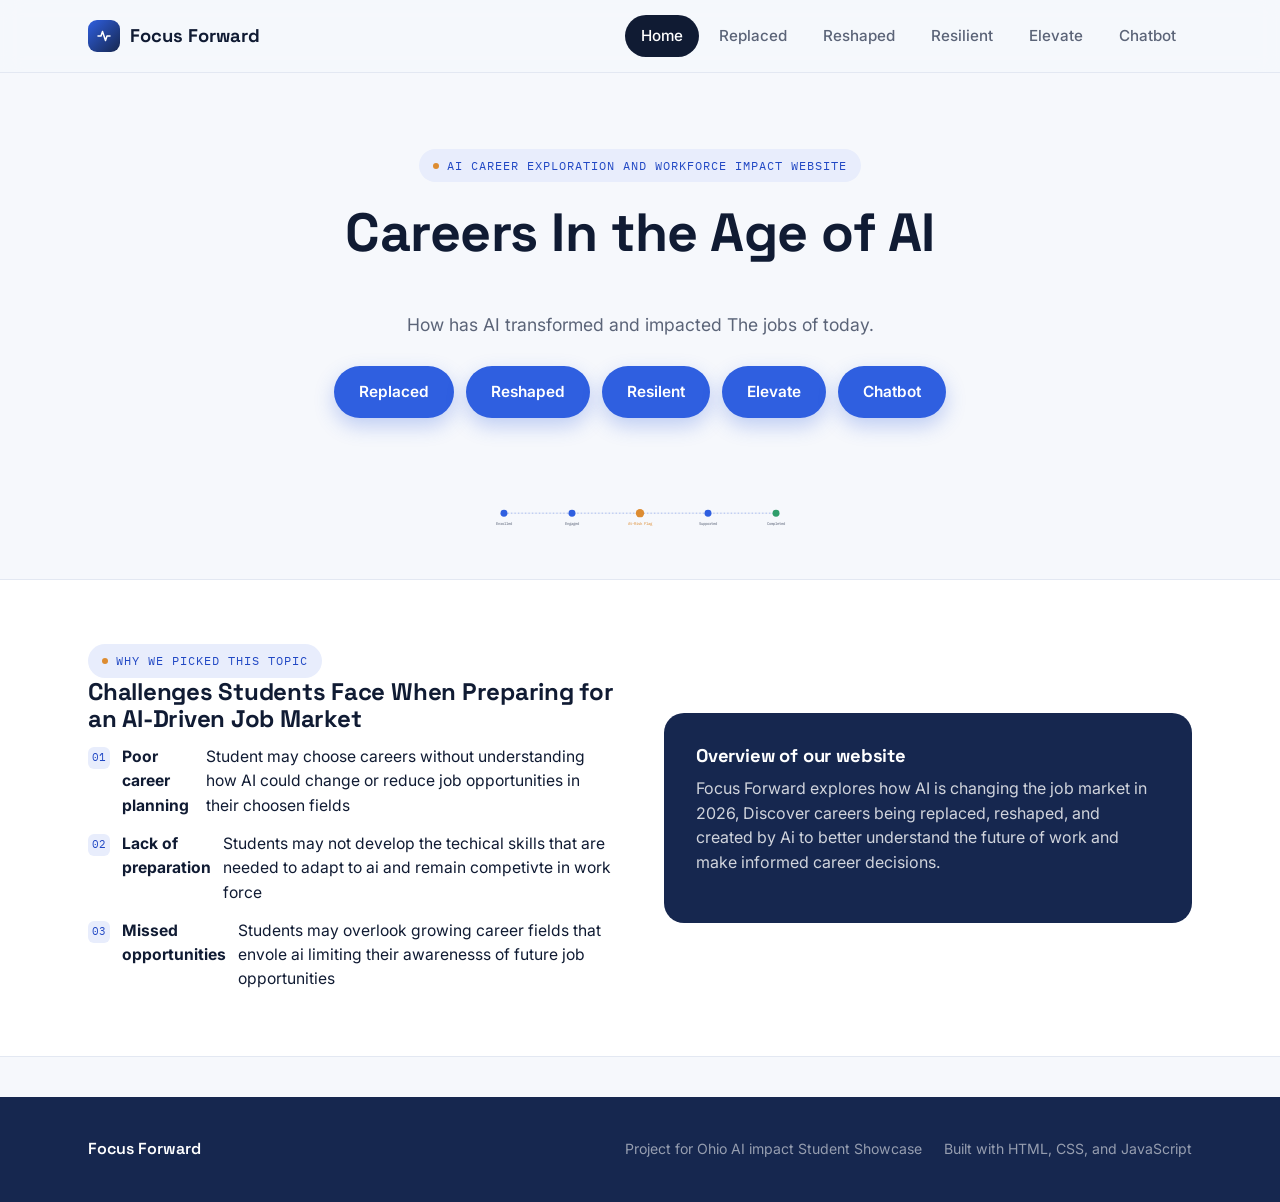
<file: index.html>
<!DOCTYPE html>
<html lang="en">
<head>
  <meta charset="UTF-8" />
  <meta name="viewport" content="width=device-width, initial-scale=1.0" />
  <title>Focus Forward!</title>
  <meta name="description" content="AI-powered retention analysis for TECH CORPS staff, coordinators, and mentors." />
  <link rel="stylesheet" href="style.css" />
</head>
<body>

  <!-- ============================== NAVIGATION ============================== -->
  <header class="site-nav">
    <div class="container">
      <a href="index.html" class="nav-brand">
        <span class="brand-mark">
          <svg viewBox="0 0 24 24" fill="none" xmlns="http://www.w3.org/2000/svg">
            <path d="M4 12h4l2-6 4 12 2-6h4" stroke="white" stroke-width="2" stroke-linecap="round" stroke-linejoin="round"/>
          </svg>
        </span>
        Focus Forward
      </a>
      <nav>
        <ul class="nav-links">
          <li><a href="index.html">Home</a></li>
          <li><a href="Replaced.html">Replaced</a></li>
          <li><a href="dashboard.html">Reshaped</a></li>
          <li><a href="about.html">Resilient</a></li>
          <li><a href="elevate.html">Elevate</a></li>
          <li><a href="chatbot.html">Chatbot</a></li>
        </ul>
      </nav>
      <button class="nav-toggle" aria-label="Toggle navigation" aria-expanded="false">
        <span></span>
      </button>
    </div>
  </header>

  <!-- ============================== HERO ============================== -->
  <section class="hero">
    <div class="container">
      <span class="eyebrow"><span class="dot"></span> Ai Career Exploration and Workforce Impact Website </span>
      <h1>Careers In the Age of AI</h1>
      <p class="lede">How has AI transformed and impacted The jobs of today.</p>
      <div class="hero-actions">
        <a href="Replaced.html" class="btn btn-primary">Replaced</a>
        <a href="dashboard.html" class="btn btn-primary">Reshaped</a>
        <a href="about.html" class="btn btn-primary">Resilent</a>
        <a href="elevate.html" class="btn btn-primary">Elevate</a>
        <a href="chatbot.html" class="btn btn-primary">Chatbot</a>
      </div>

      <!-- Signature visual: a student's path through the program. This
           same "pathway" idea reappears as a quiet divider on the other
           pages, so the retention story threads through the whole site. -->
      <div class="pathway">
        <svg viewBox="0 0 860 130" xmlns="http://www.w3.org/2000/svg" role="img" aria-label="Student journey from enrollment to program completion, with an at-risk stage flagged">
          <line x1="40" y1="55" x2="820" y2="55" stroke="var(--color-line)" stroke-width="2"/>
          <line x1="40" y1="55" x2="820" y2="55" stroke="var(--color-blue)" stroke-width="2" stroke-dasharray="4 6" opacity="0.5"/>

          <g>
            <circle cx="40" cy="55" r="10" style="fill:var(--color-blue)"/>
            <text x="40" y="90" text-anchor="middle" style="font-family:var(--font-mono); font-size:12px; fill:var(--color-slate)">Enrolled</text>
          </g>
          <g>
            <circle cx="235" cy="55" r="10" style="fill:var(--color-blue)"/>
            <text x="235" y="90" text-anchor="middle" style="font-family:var(--font-mono); font-size:12px; fill:var(--color-slate)">Engaged</text>
          </g>
          <g>
            <circle cx="430" cy="55" r="12" style="fill:var(--color-amber)"/>
            <text x="430" y="90" text-anchor="middle" style="font-family:var(--font-mono); font-size:12px; fill:var(--color-amber)">At-Risk Flag</text>
          </g>
          <g>
            <circle cx="625" cy="55" r="10" style="fill:var(--color-blue)"/>
            <text x="625" y="90" text-anchor="middle" style="font-family:var(--font-mono); font-size:12px; fill:var(--color-slate)">Supported</text>
          </g>
          <g>
            <circle cx="820" cy="55" r="10" style="fill:var(--color-green)"/>
            <text x="820" y="90" text-anchor="middle" style="font-family:var(--font-mono); font-size:12px; fill:var(--color-slate)">Completed</text>
          </g>
        </svg>
      </div>
    </div>
  </section>

  <!-- ============================== PROBLEM ============================== -->
  <section class="problem">
    <div class="container problem-grid">
      <div>
        <span class="eyebrow"><span class="dot"></span>Why we picked this Topic</span>
        <h2> Challenges Students Face When Preparing for an AI-Driven Job Market </h2>
        <ul class="problem-list">
          <li><span class="marker">01</span> <strong>Poor career planning </strong>  Student may choose careers without understanding how AI could change or reduce job opportunities in their choosen fields</li>
          <li><span class="marker">02</span><strong> Lack of preparation  </strong>Students may not develop the techical skills that are needed to adapt to ai and remain competivte in work force</li>
          <li><span class="marker">03</span> <strong> Missed opportunities </strong> Students may overlook growing career fields that envole ai limiting their awarenesss of future job opportunities </li>
        </ul>
      </div>
      <div class="problem-panel">
        <h3>Overview of our website</h3>
        <p> Focus Forward explores how AI is changing the job market in 2026, Discover careers being replaced, reshaped, and created by Ai to better understand the future of work and make informed career decisions.</p>
    
      </div>
    </div>
  </section>

  <!-- ============================== FEATURES ============================== -->
  

  <!-- ============================== FOOTER ============================== -->
  <footer class="site-footer">
    <div class="container footer-grid">
      <span class="footer-brand">Focus Forward</span>
      <div class="footer-meta">

        <span>Project for Ohio AI impact Student Showcase</span>
        <span>Built with HTML, CSS, and JavaScript</span>
      </div>
    </div>
  </footer>

  <script src="script.js"></script>
</body>
</html>
</file>
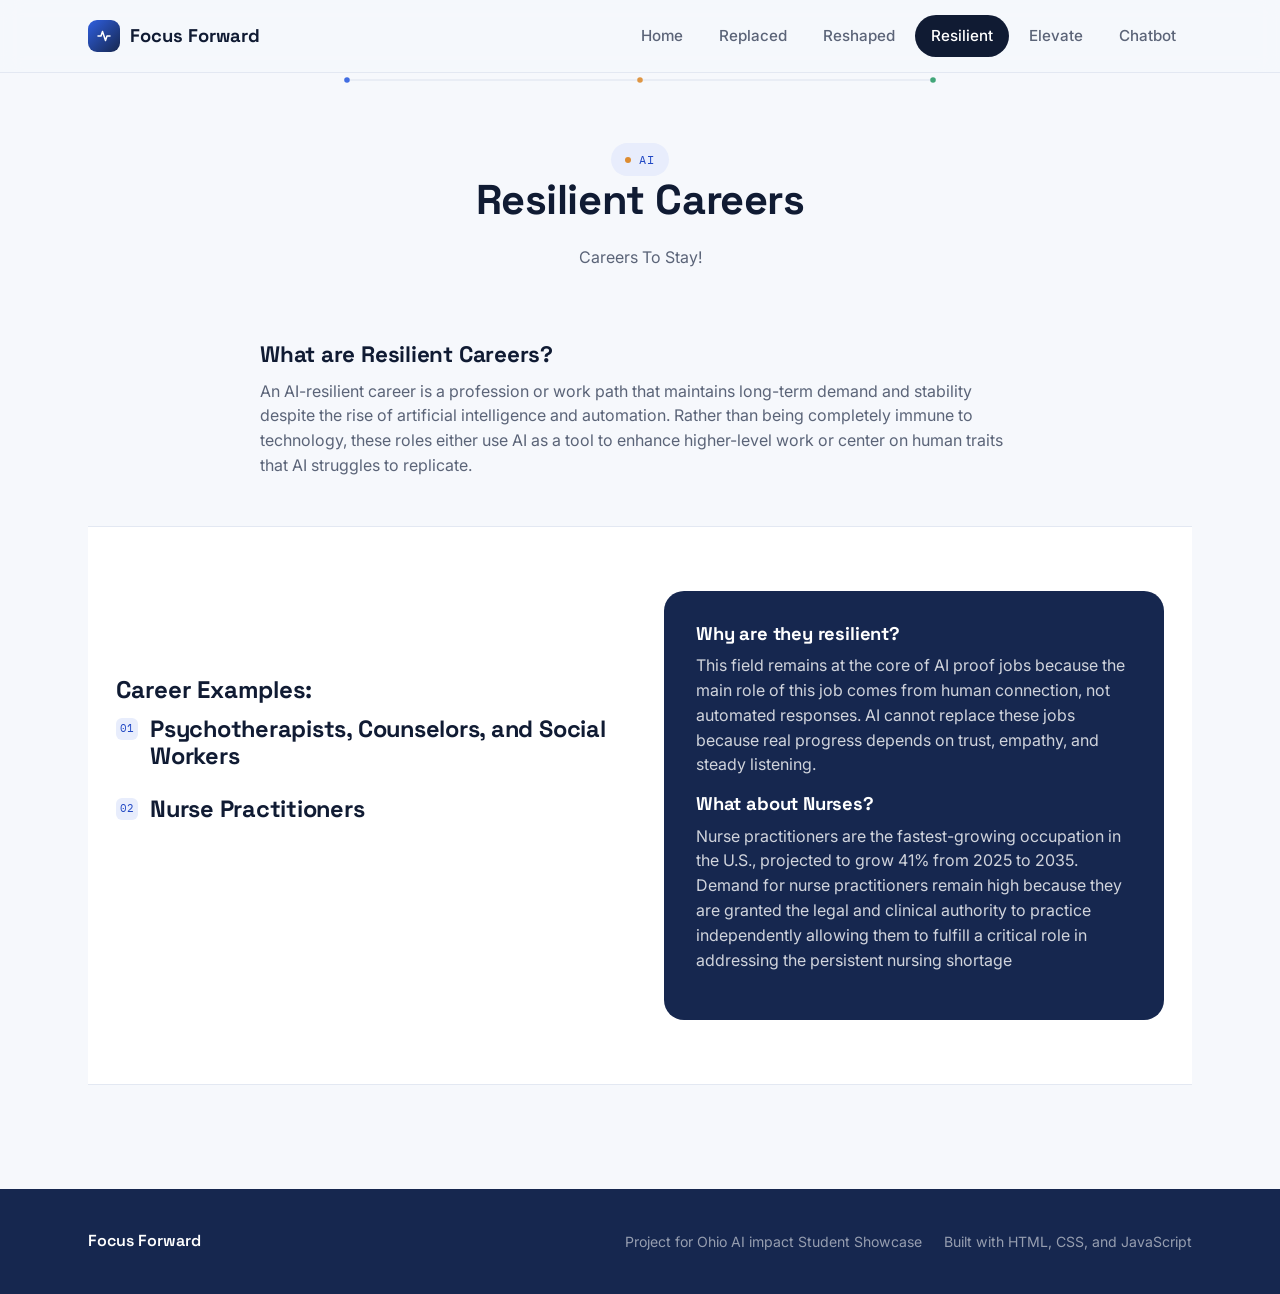
<file: about.html>
<!DOCTYPE html>
<html lang="en">
<head>
  <meta charset="UTF-8" />
  <meta name="viewport" content="width=device-width, initial-scale=1.0" />
  <title>Resilient — TECH CORPS AI</title>
  <meta name="description" content="About the TECH CORPS Program Retention Analysis System and the team behind it." />
  <link rel="stylesheet" href="style.css" />
</head>
<body>

  <!-- ============================== NAVIGATION ============================== -->
  <header class="site-nav">
    <div class="container">
      <a href="index.html" class="nav-brand">
        <span class="brand-mark">
          <svg viewBox="0 0 24 24" fill="none" xmlns="http://www.w3.org/2000/svg">
            <path d="M4 12h4l2-6 4 12 2-6h4" stroke="white" stroke-width="2" stroke-linecap="round" stroke-linejoin="round"/>
          </svg>
        </span>
        Focus Forward
      </a>
      <nav>
        <ul class="nav-links">
          <li><a href="index.html">Home</a></li>
          <li><a href="Replaced.html">Replaced</a></li>
          <li><a href="dashboard.html">Reshaped</a></li>
          <li><a href="about.html">Resilient</a></li>
          <li><a href="elevate.html">Elevate</a></li>
          <li><a href="chatbot.html">Chatbot</a></li>
        </ul>
      </nav>
      <button class="nav-toggle" aria-label="Toggle navigation" aria-expanded="false">
        <span></span>
      </button>
    </div>
  </header>

  <div class="container">
    <div class="pathway-divider">
      <svg viewBox="0 0 860 20" xmlns="http://www.w3.org/2000/svg" aria-hidden="true" style="width:100%; max-width:600px; margin:0 auto; display:block;">
        <line x1="10" y1="10" x2="850" y2="10" stroke="var(--color-line)" stroke-width="2"/>
        <circle cx="10" cy="10" r="4" style="fill:var(--color-blue)"/>
        <circle cx="430" cy="10" r="4" style="fill:var(--color-amber)"/>
        <circle cx="850" cy="10" r="4" style="fill:var(--color-green)"/>
      </svg>
    </div>
  </div>

  <!-- ============================== PAGE HEADER ============================== -->
  <section class="page-header">
    <div class="container">
      <span class="eyebrow"><span class="dot"></span> AI</span>
      <h1>Resilient Careers</h1>
      <p class="lede">Careers To Stay!</p>
    </div>
  </section>

  <!-- ============================== CONTENT ============================== -->
  <section>
    <div class="container">

      <div class="about-block">
        <h2>What are Resilient Careers?</h2>
        <p>An AI-resilient career is a profession or work path that maintains long-term demand and stability despite the rise of artificial intelligence and automation. Rather than being completely immune to technology, these roles either use AI as a tool to enhance higher-level work or center on human traits that AI struggles to replicate.</p>
      </div>

    
      <section class="problem">
        <div class="container problem-grid">
          <div class="down">
            
            <h2>Career Examples:</h2>
            <ul class="problem-list">
              <li><span class="marker">01</span><h2><strong> Psychotherapists, Counselors, and Social Workers  </strong> 
              </h2></li>
              <li><span class="marker">02</span><h2><strong> Nurse Practitioners </strong> </h2></li>
            </ul>
          </div>
          <div class="problem-panel">
            <h3>Why are they resilient?</h3>
            <p>This field remains at the core of AI proof jobs because the main role of this job comes from human connection, not automated responses. AI cannot replace these jobs because real progress depends on trust, empathy, and steady listening.</p>
            <h3>What about Nurses?</h3>
            <p> Nurse practitioners are the fastest-growing occupation in the U.S., projected to grow 41% from 2025 to 2035. Demand for nurse practitioners remain high because they are granted the legal and clinical authority to practice independently allowing them to fulfill a critical role in addressing the persistent nursing shortage</p>
          </div>
        </div>
      </section>

   
    </div>
  </section>

  <!-- ============================== FOOTER ============================== -->
  <footer class="site-footer">
    <div class="container footer-grid">
      <span class="footer-brand">Focus Forward</span>
      <div class="footer-meta">

        <span>Project for Ohio AI impact Student Showcase</span>
        <span>Built with HTML, CSS, and JavaScript</span>
      </div>
    </div>
  </footer>

  <script src="script.js"></script>
</body>
</html>
</file>
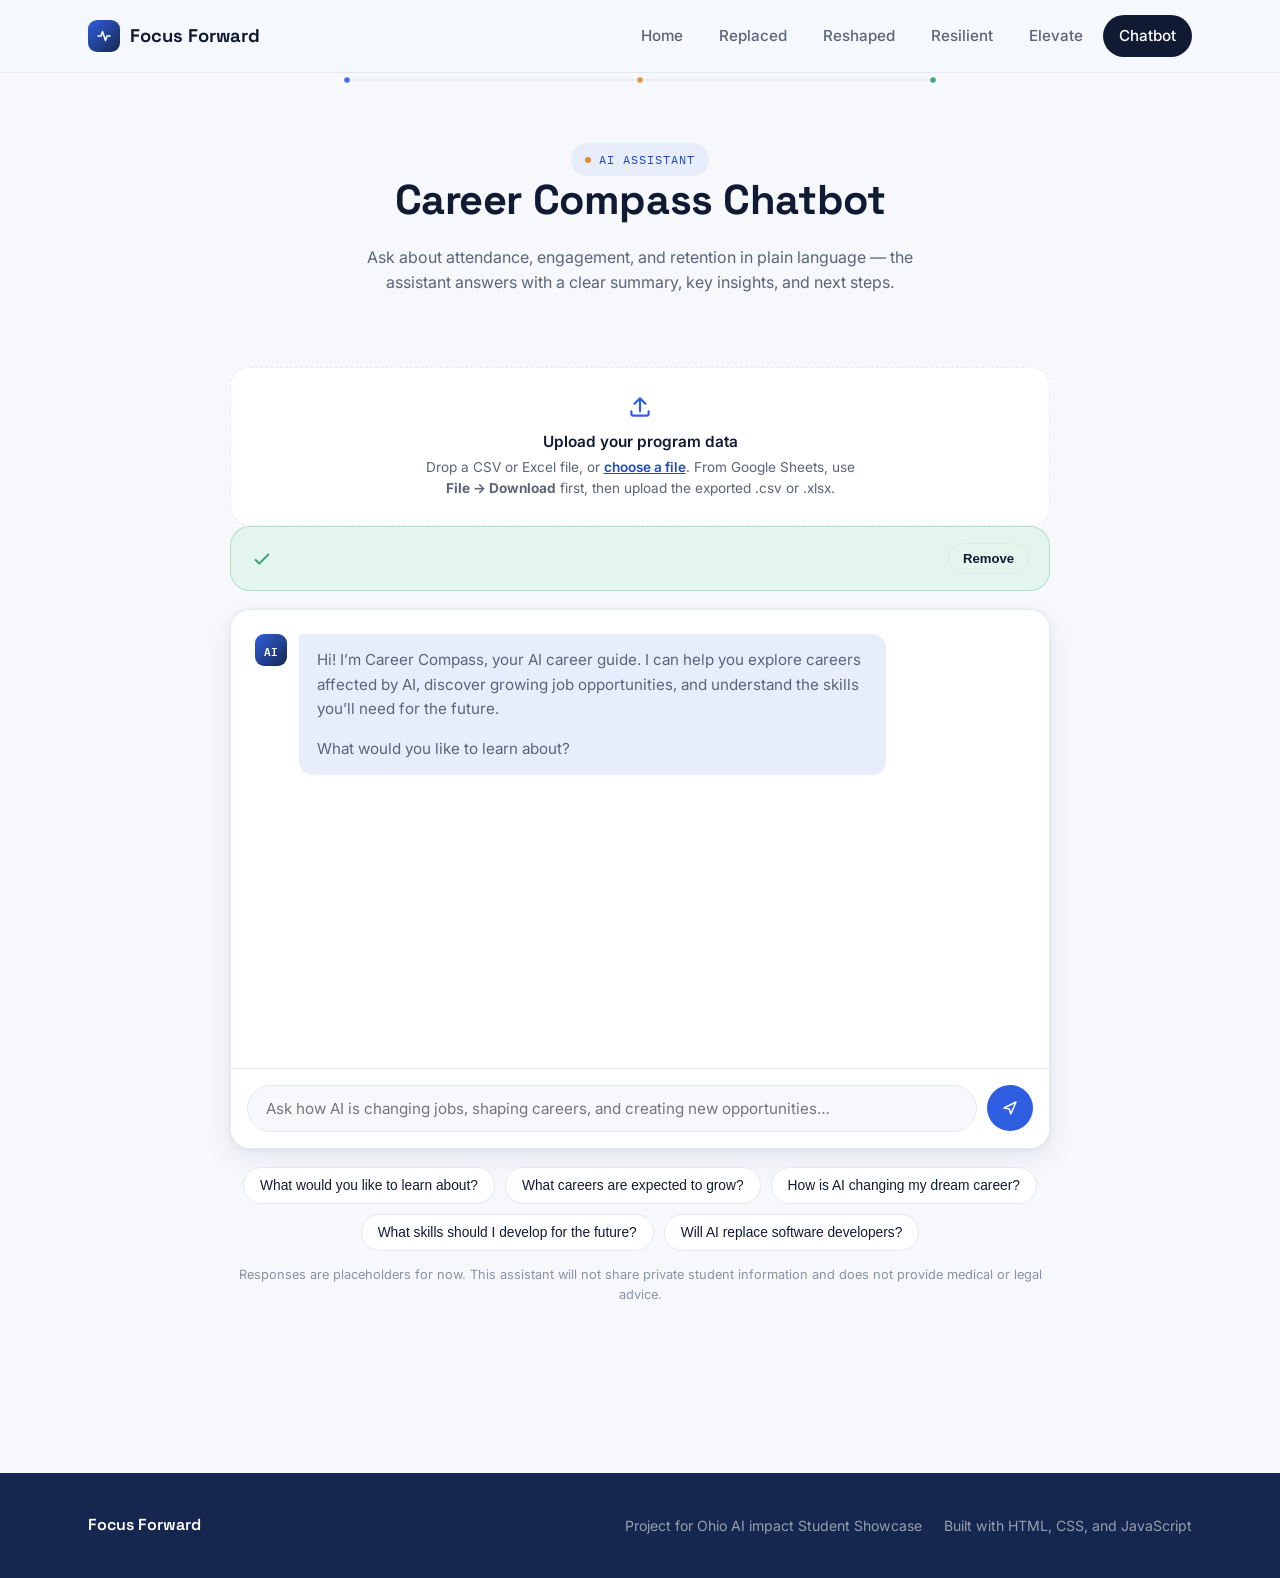
<file: chatbot.html>
<!DOCTYPE html>
<html lang="en">
<head>
  <meta charset="UTF-8" />
  <meta name="viewport" content="width=device-width, initial-scale=1.0" />
  <title>AI Assistant — TECH CORPS AI</title>
  <meta name="description" content="Ask the TECH CORPS Program Retention Analysis Assistant about attendance, engagement, and retention." />
  <link rel="stylesheet" href="style.css" />
</head>
<body>

  <!-- ============================== NAVIGATION ============================== -->
  <header class="site-nav">
    <div class="container">
      <a href="index.html" class="nav-brand">
        <span class="brand-mark">
          <svg viewBox="0 0 24 24" fill="none" xmlns="http://www.w3.org/2000/svg">
            <path d="M4 12h4l2-6 4 12 2-6h4" stroke="white" stroke-width="2" stroke-linecap="round" stroke-linejoin="round"/>
          </svg>
        </span>
        Focus Forward
      </a>
      <nav>
        <ul class="nav-links">
          <li><a href="index.html">Home</a></li>
          <li><a href="Replaced.html">Replaced</a></li>
          <li><a href="dashboard.html">Reshaped</a></li>
          <li><a href="about.html">Resilient</a></li>
          <li><a href="elevate.html">Elevate</a></li>
          <li><a href="chatbot.html">Chatbot</a></li>
        </ul>
      </nav>
      <button class="nav-toggle" aria-label="Toggle navigation" aria-expanded="false">
        <span></span>
      </button>
    </div>
  </header>

  <!-- Quiet echo of the homepage's pathway motif, used here as a section divider -->
  <div class="container">
    <div class="pathway-divider">
      <svg viewBox="0 0 860 20" xmlns="http://www.w3.org/2000/svg" aria-hidden="true" style="width:100%; max-width:600px; margin:0 auto; display:block;">
        <line x1="10" y1="10" x2="850" y2="10" stroke="var(--color-line)" stroke-width="2"/>
        <circle cx="10" cy="10" r="4" style="fill:var(--color-blue)"/>
        <circle cx="430" cy="10" r="4" style="fill:var(--color-amber)"/>
        <circle cx="850" cy="10" r="4" style="fill:var(--color-green)"/>
      </svg>
    </div>
  </div>

  <!-- ============================== PAGE HEADER ============================== -->
  <section class="page-header">
    <div class="container">
      <span class="eyebrow"><span class="dot"></span> AI Assistant</span>
      <h1>Career Compass Chatbot</h1>
      <p class="lede">Ask about attendance, engagement, and retention in plain language — the assistant answers with a clear summary, key insights, and next steps.</p>
    </div>
  </section>

  <!-- ============================== CHAT ============================== -->
  <section>
    <div class="container">
      <div class="chat-shell">

        <!-- ============================== DATA UPLOAD ============================== -->
        <div class="upload-panel">
          <div class="upload-zone" id="uploadZone" tabindex="0" role="button" aria-label="Upload a spreadsheet">
            <svg viewBox="0 0 24 24" fill="none" xmlns="http://www.w3.org/2000/svg" class="upload-icon">
              <path d="M12 16V4m0 0L7 9m5-5l5 5" stroke="currentColor" stroke-width="2" stroke-linecap="round" stroke-linejoin="round"/>
              <path d="M4 16v2a2 2 0 002 2h12a2 2 0 002-2v-2" stroke="currentColor" stroke-width="2" stroke-linecap="round" stroke-linejoin="round"/>
            </svg>
            <p class="upload-title">Upload your program data</p>
            <p class="upload-hint">Drop a CSV or Excel file, or <span class="upload-link">choose a file</span>. From Google Sheets, use <strong>File → Download</strong> first, then upload the exported .csv or .xlsx.</p>
            <input type="file" id="fileInput" accept=".csv,.xlsx,.xls" hidden />
          </div>

          <div class="upload-status" id="uploadStatus" hidden>
            <svg viewBox="0 0 24 24" fill="none" xmlns="http://www.w3.org/2000/svg" class="upload-status-icon">
              <path d="M5 13l4 4L19 7" stroke="currentColor" stroke-width="2" stroke-linecap="round" stroke-linejoin="round"/>
            </svg>
            <div class="upload-status-text">
              <p class="upload-filename" id="uploadFilename"></p>
              <p class="upload-meta" id="uploadMeta"></p>
            </div>
            <button type="button" class="upload-remove" id="uploadRemove">Remove</button>
          </div>

          <p class="upload-error" id="uploadError" hidden></p>
        </div>

        <div class="chat-window">
          <div class="chat-log" id="chatLog">
            <!-- Opening message from the assistant -->
            <div class="msg msg-ai">
              <div class="msg-avatar">AI</div>
              <div class="msg-bubble">
                <p>Hi! I’m Career Compass, your AI career guide. I can help you explore careers affected by AI, discover growing job opportunities, and understand the skills you’ll need for the future. </p>
                <p> What would you like to learn about?
                </p>
              </div>
            </div>
          </div>

          <form class="chat-input-row" id="chatForm">
            <label for="chatInput" class="sr-only" style="position:absolute; left:-9999px;">Message the assistant</label>
            <input type="text" id="chatInput" name="chatInput" placeholder="Ask how AI is changing jobs, shaping careers, and creating new opportunities…
            " autocomplete="off" />
            <button type="submit" aria-label="Send message">
              <svg viewBox="0 0 24 24" fill="none" xmlns="http://www.w3.org/2000/svg">
                <path d="M4 12L20 4L13 20L11 13L4 12Z" stroke="white" stroke-width="2" stroke-linejoin="round" stroke-linecap="round"/>
              </svg>
            </button>
          </form>
        </div>

        <!-- ============================== SUGGESTED PROMPTS ============================== -->
        <div class="suggested-prompts">
          <button type="button" class="prompt-chip"> What would you like to learn about?
        </button>
          <button type="button" class="prompt-chip">What careers are expected to grow?</button>
          <button type="button" class="prompt-chip">How is AI changing my dream career?
        </button>
          <button type="button" class="prompt-chip">What skills should I develop for the future?
        </button>
          <button type="button" class="prompt-chip">Will AI replace software developers?</button>
        </div>

        <p class="chat-disclaimer">Responses are placeholders for now. This assistant will not share private student information and does not provide medical or legal advice.</p>
      </div>
    </div>
  </section>

  <!-- ============================== FOOTER ============================== -->
  <footer class="site-footer">
    <div class="container footer-grid">
      <span class="footer-brand">Focus Forward</span>
      <div class="footer-meta">

        <span>Project for Ohio AI impact Student Showcase</span>
        <span>Built with HTML, CSS, and JavaScript</span>
      </div>
    </div>
  </footer>
  <!-- SheetJS reads spreadsheet files (.csv, .xlsx, .xls) entirely in the
       browser — no server needed. This is what makes the upload feature
       below work without a backend. -->
  <script src="https://cdn.sheetjs.com/xlsx-latest/package/dist/xlsx.full.min.js"></script>
  <script src="script.js"></script>
</body>
</html>
</file>
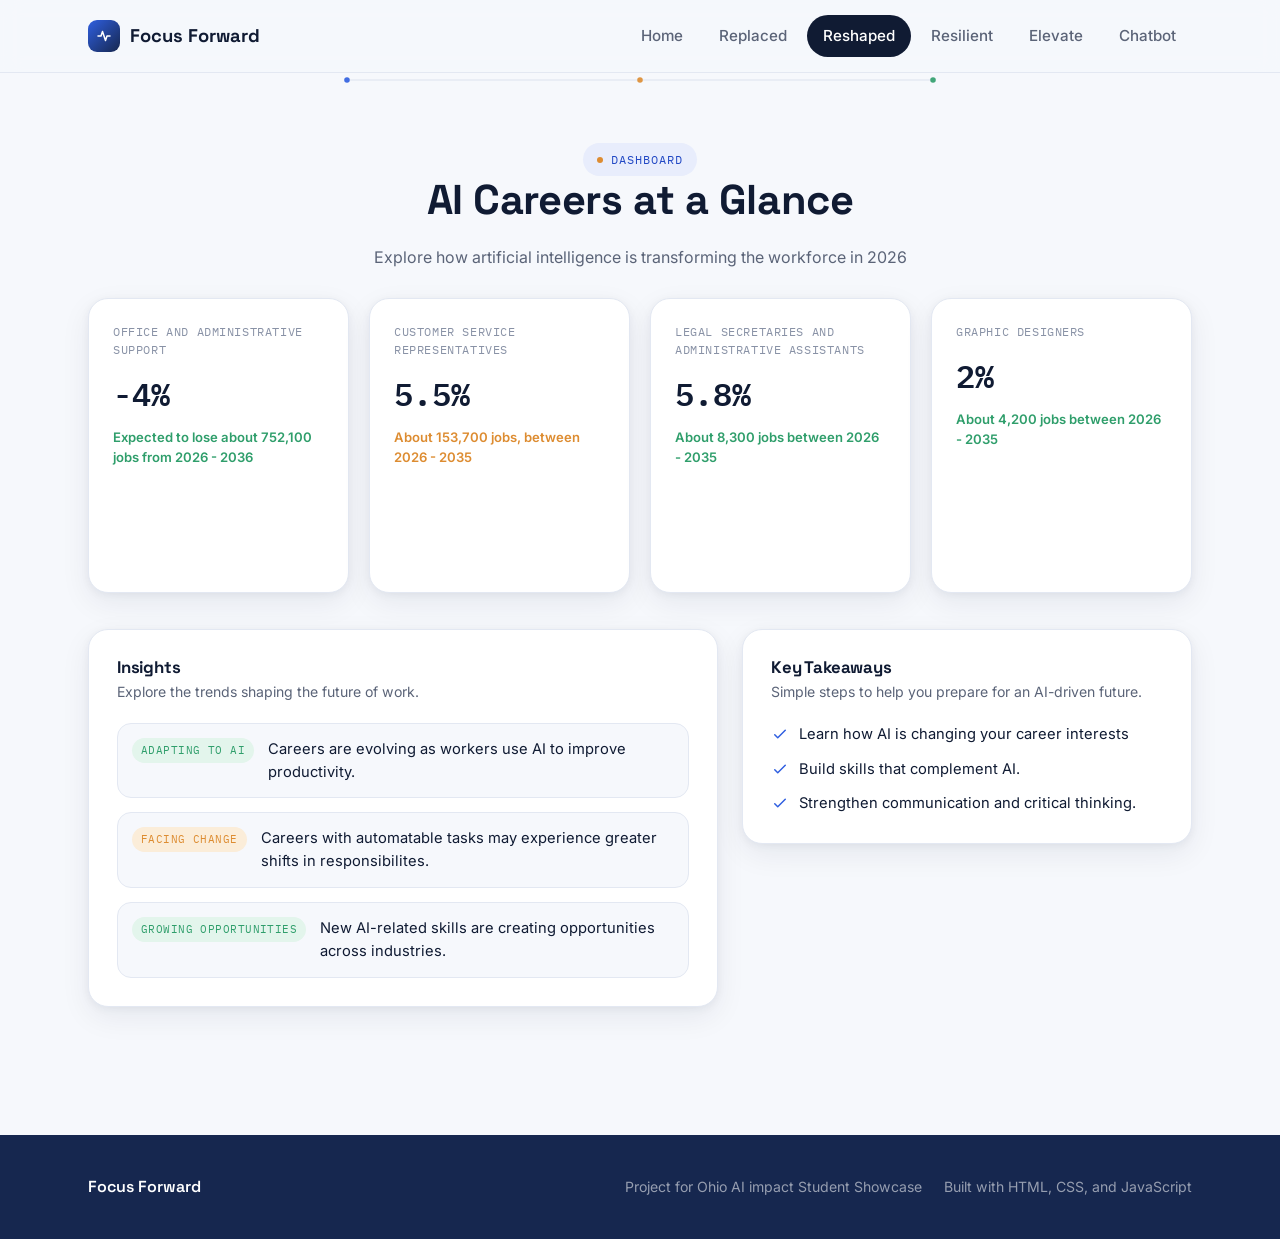
<file: dashboard.html>
<!DOCTYPE html>
<html lang="en">
<head>
  <meta charset="UTF-8" />
  <meta name="viewport" content="width=device-width, initial-scale=1.0" />
  <title>Dashboard — TECH CORPS AI</title>
  <meta name="description" content="Retention analytics dashboard for TECH CORPS staff." />
  <link rel="stylesheet" href="style.css" />
</head>
<body>

  <!-- ============================== NAVIGATION ============================== -->
  <header class="site-nav">
    <div class="container">
      <a href="index.html" class="nav-brand">
        <span class="brand-mark">
          <svg viewBox="0 0 24 24" fill="none" xmlns="http://www.w3.org/2000/svg">
            <path d="M4 12h4l2-6 4 12 2-6h4" stroke="white" stroke-width="2" stroke-linecap="round" stroke-linejoin="round"/>
          </svg>
        </span>
        Focus Forward
      </a>
      <nav>
        <ul class="nav-links">
          <li><a href="index.html">Home</a></li>
          <li><a href="Replaced.html">Replaced</a></li>
          <li><a href="dashboard.html">Reshaped</a></li>
          <li><a href="about.html">Resilient</a></li>
          <li><a href="elevate.html">Elevate</a></li>
          <li><a href="chatbot.html">Chatbot</a></li>
        </ul>
      </nav>
      <button class="nav-toggle" aria-label="Toggle navigation" aria-expanded="false">
        <span></span>
      </button>
    </div>
  </header>

  <div class="container">
    <div class="pathway-divider">
      <svg viewBox="0 0 860 20" xmlns="http://www.w3.org/2000/svg" aria-hidden="true" style="width:100%; max-width:600px; margin:0 auto; display:block;">
        <line x1="10" y1="10" x2="850" y2="10" stroke="var(--color-line)" stroke-width="2"/>
        <circle cx="10" cy="10" r="4" style="fill:var(--color-blue)"/>
        <circle cx="430" cy="10" r="4" style="fill:var(--color-amber)"/>
        <circle cx="850" cy="10" r="4" style="fill:var(--color-green)"/>
      </svg>
    </div>
  </div>

  <!-- ============================== PAGE HEADER ============================== -->
  <section class="page-header">
    <div class="container">
      <span class="eyebrow"><span class="dot"></span> Dashboard</span>
      <h1>AI Careers at a Glance </h1>
      <p class="lede">Explore how artificial intelligence is transforming the workforce in 2026</p>
    </div>
  </section>

  <!-- ============================== STATS ============================== -->
  <section style="padding-top: 20px;">
    <div class="container">

      <div class="stat-grid">
        <div class="stat-card">
          <div class="stat-label">Office and administrative support</div>
          <div class="stat-value">-4%</div>
          <span class="stat-trend up">Expected to lose about 752,100 jobs from 2026 - 2036</span>
        </div>
        <div class="stat-card">
          <div class="stat-label">Customer service representatives</div>
          <div class="stat-value">5.5%</div>
          <span class="stat-trend down">About 153,700 jobs, between 2026 - 2035</span>
        </div>
        <div class="stat-card">
          <div class="stat-label">Legal secretaries and administrative assistants</div>
          <div class="stat-value">5.8%</span></div>
          <span class="stat-trend up"> About 8,300 jobs between 2026 - 2035  </span>
        </div>
        <div class="stat-card">
          <div class="stat-label">Graphic  Designers</div>
          <div class="stat-value">2%</div>
          <span class="stat-trend up">About 4,200 jobs between 2026 - 2035</span>
        </div>
      </div>

      <!-- ============================== INSIGHTS + RECOMMENDATIONS ============================== -->
      <div class="dash-grid">
        <div class="panel">
          <h3>Insights</h3>
          <p class="panel-sub">Explore the trends shaping the future of work.
          
          </p>
          <ul class="insight-list">
            <li class="insight-item">
              <span class="insight-tag positive">Adapting to AI</span>
              <span class="insight-text">Careers are evolving as workers use AI to improve productivity.</span>
            </li>
            <li class="insight-item">
              <span class="insight-tag attention">Facing Change</span>
              <span class="insight-text">Careers with automatable tasks may experience greater shifts in responsibilites.</span>
            </li>
            <li class="insight-item">
              <span class="insight-tag positive">Growing Opportunities</span>
              <span class="insight-text">New AI-related skills are creating opportunities across industries.</span>
            </li>
          </ul>
        </div>

        <div class="panel">
          <h3>Key Takeaways</h3>
          <p class="panel-sub">Simple steps to help you prepare for an AI-driven future.</p>
          <ul class="recommend-list">
            <li>
              <svg viewBox="0 0 24 24" fill="none" xmlns="http://www.w3.org/2000/svg"><path d="M5 13l4 4L19 7" stroke="currentColor" stroke-width="2" stroke-linecap="round" stroke-linejoin="round"/></svg>
              Learn how AI is changing your career interests
            </li>
            <li>
              <svg viewBox="0 0 24 24" fill="none" xmlns="http://www.w3.org/2000/svg"><path d="M5 13l4 4L19 7" stroke="currentColor" stroke-width="2" stroke-linecap="round" stroke-linejoin="round"/></svg>
              Build skills that complement AI.
            </li>
            <li>
              <svg viewBox="0 0 24 24" fill="none" xmlns="http://www.w3.org/2000/svg"><path d="M5 13l4 4L19 7" stroke="currentColor" stroke-width="2" stroke-linecap="round" stroke-linejoin="round"/></svg>
              Strengthen communication and critical thinking.
            </li>
          </ul>
        </div>
      </div>

    </div>
  </section>

  <!-- ============================== FOOTER ============================== -->
  <footer class="site-footer">
    <div class="container footer-grid">
      <span class="footer-brand">Focus Forward</span>
      <div class="footer-meta">

        <span>Project for Ohio AI impact Student Showcase</span>
        <span>Built with HTML, CSS, and JavaScript</span>
      </div>
    </div>
  </footer>

  <script src="script.js"></script>
</body>
</html>
</file>
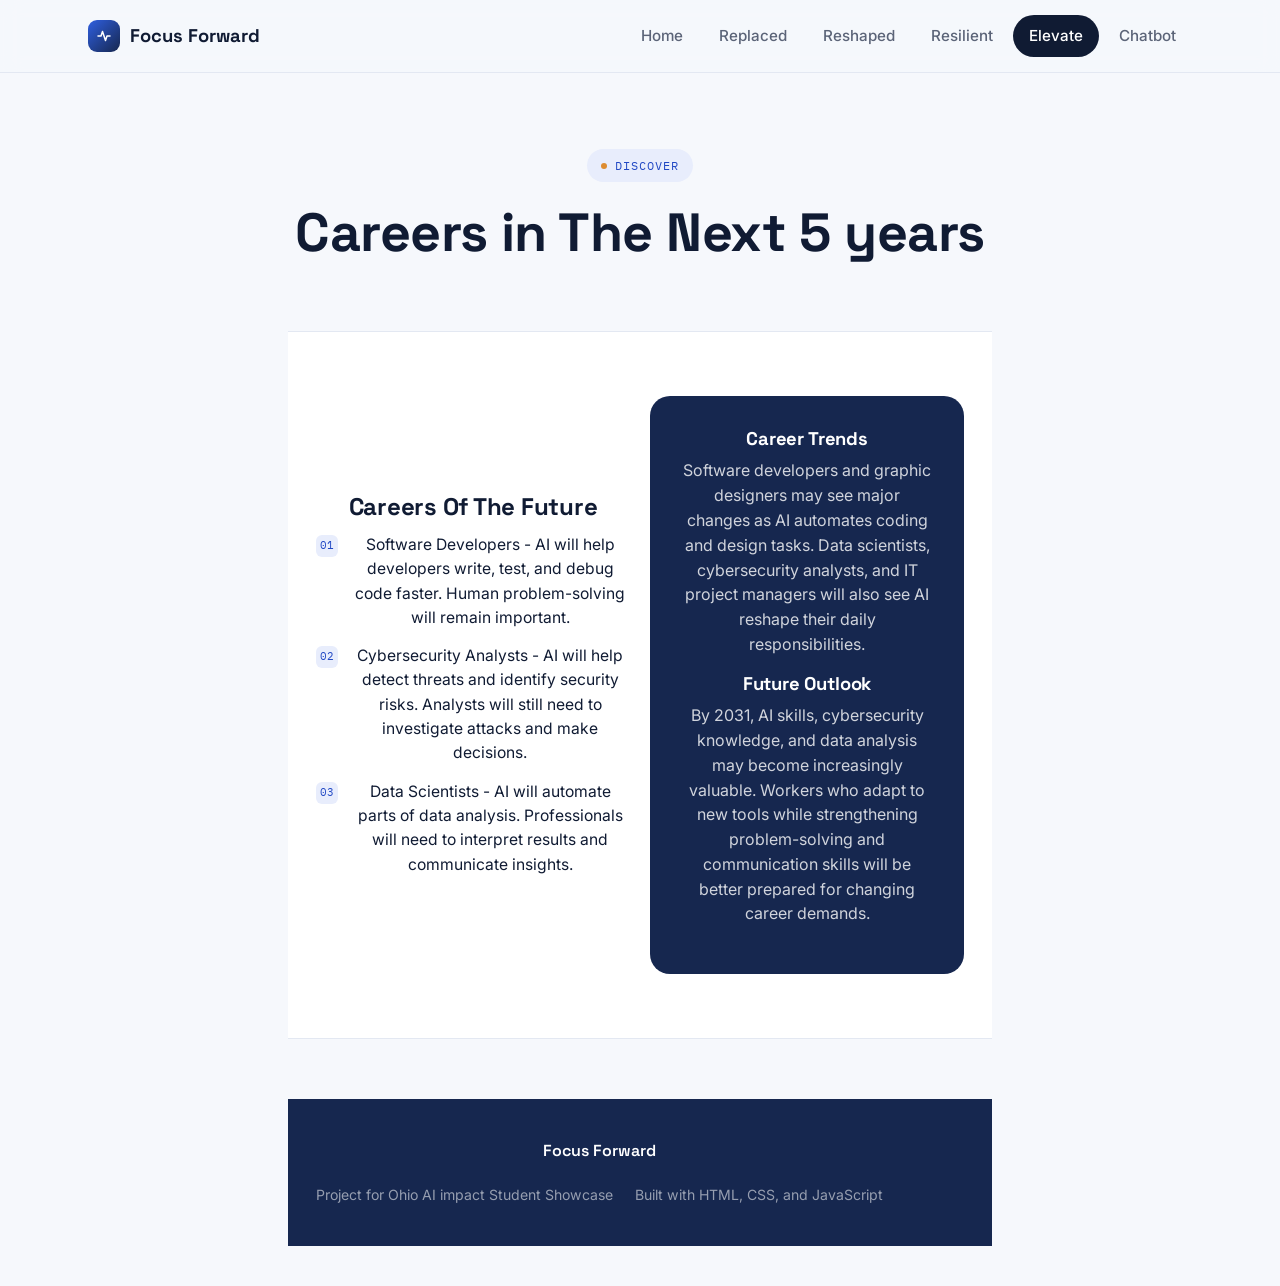
<file: elevate.html>
<!DOCTYPE html>
<html lang="en">
<head>
  <meta charset="UTF-8" />
  <meta name="viewport" content="width=device-width, initial-scale=1.0" />
  <title>TECH CORPS AI — Program Retention Analysis System</title>
  <meta name="description" content="AI-powered retention analysis for TECH CORPS staff, coordinators, and mentors." />
  <link rel="stylesheet" href="style.css" />
</head>
<body>

  <!-- ============================== NAVIGATION ============================== -->
  <header class="site-nav">
    <div class="container">
      <a href="index.html" class="nav-brand">
        <span class="brand-mark">
          <svg viewBox="0 0 24 24" fill="none" xmlns="http://www.w3.org/2000/svg">
            <path d="M4 12h4l2-6 4 12 2-6h4" stroke="white" stroke-width="2" stroke-linecap="round" stroke-linejoin="round"/>
          </svg>
        </span>
        Focus Forward
      </a>
      <nav>
        <ul class="nav-links">
          <li><a href="index.html">Home</a></li>
          <li><a href="Replaced.html">Replaced</a></li>
          <li><a href="dashboard.html">Reshaped</a></li>
          <li><a href="about.html">Resilient</a></li>
          <li><a href="elevate.html">Elevate</a></li>
          <li><a href="chatbot.html">Chatbot</a></li>
        </ul>
      </nav>
      <button class="nav-toggle" aria-label="Toggle navigation" aria-expanded="false">
        <span></span>
      </button>
    </div>
  </header>

  <section class="hero">
    <div class="container">
      <span class="eyebrow"><span class="dot"></span>Discover </span>
      <h1> Careers in The Next 5 years </h1>
      <p class="lede"></p>
     

      <section class="problem">
        <div class="container problem-grid">
          <div>
           
            <h2>Careers Of The Future</h2>
            <ul class="problem-list">
              <li><span class="marker">01</span> Software Developers - AI will help developers write, test, and debug code faster. Human problem-solving will remain important.
              </li>
              <li><span class="marker">02</span> Cybersecurity Analysts - AI will help detect threats and identify security risks. Analysts will still need to investigate attacks and make decisions.</li>
              <li><span class="marker">03</span>Data Scientists - AI will automate parts of data analysis. Professionals will need to interpret results and communicate insights.</li>
            </ul>
          </div>
          <div class="problem-panel">
            <h3>Career Trends</h3>
            <p>Software developers and graphic designers may see major changes as AI automates coding and design tasks. Data scientists, cybersecurity analysts, and IT project managers will also see AI reshape their daily responsibilities.
            </p>
            <h3>Future Outlook</h3>
            <p>By 2031, AI skills, cybersecurity knowledge, and data analysis may become increasingly valuable. Workers who adapt to new tools while strengthening problem-solving and communication skills will be better prepared for changing career demands.</p>
          </div>
        </div>
      </section>
      
      <footer class="site-footer">
        <div class="container footer-grid">
          <span class="footer-brand">Focus Forward</span>
          <div class="footer-meta">
    
            <span>Project for Ohio AI impact Student Showcase</span>
            <span>Built with HTML, CSS, and JavaScript</span>
          </div>
        </div>
      </footer>
      <script src="script.js"></script>        

</body>
</html>
</file>
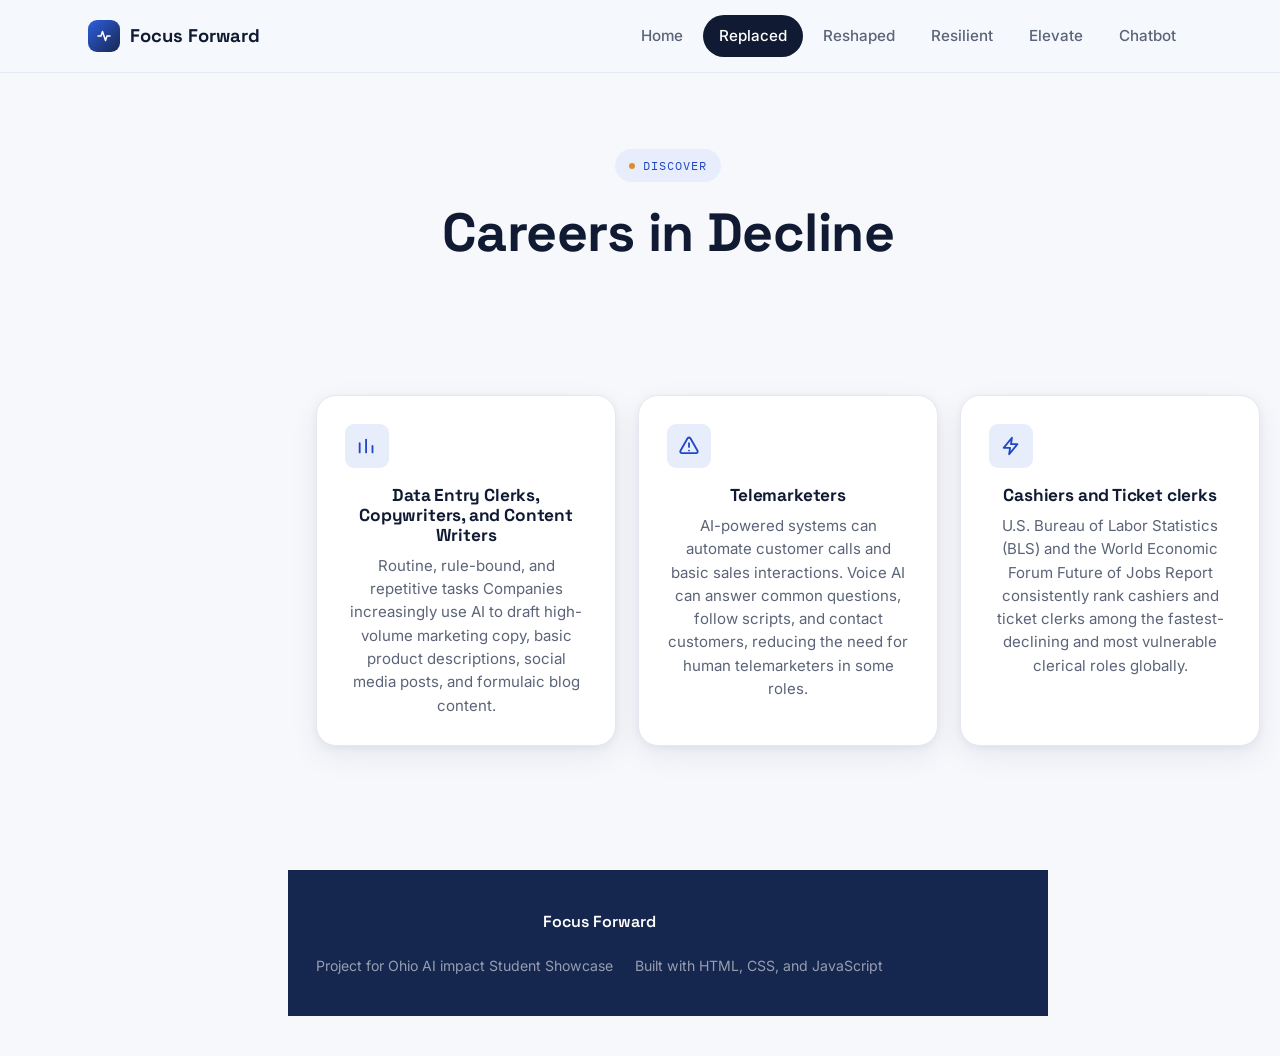
<file: Replaced.html>
<!DOCTYPE html>
<html lang="en">
<head>
  <meta charset="UTF-8" />
  <meta name="viewport" content="width=device-width, initial-scale=1.0" />
  <title>TECH CORPS AI — Program Retention Analysis System</title>
  <meta name="description" content="AI-powered retention analysis for TECH CORPS staff, coordinators, and mentors." />
  <link rel="stylesheet" href="style.css" />
</head>
<body>


  <!-- ============================== NAVIGATION ============================== -->
  <header class="site-nav">
    <div class="container">
      <a href="index.html" class="nav-brand">
        <span class="brand-mark">
          <svg viewBox="0 0 24 24" fill="none" xmlns="http://www.w3.org/2000/svg">
            <path d="M4 12h4l2-6 4 12 2-6h4" stroke="white" stroke-width="2" stroke-linecap="round" stroke-linejoin="round"/>
          </svg>
        </span>
        Focus Forward
      </a>
      <nav>
        <ul class="nav-links">
          <li><a href="index.html">Home</a></li>
          <li><a href="Replaced.html">Replaced</a></li>
          <li><a href="dashboard.html">Reshaped</a></li>
          <li><a href="about.html">Resilient</a></li>
          <li><a href="elevate.html">Elevate</a></li>
          <li><a href="chatbot.html">Chatbot</a></li>
        </ul>
      </nav>
      <button class="nav-toggle" aria-label="Toggle navigation" aria-expanded="false">
        <span></span>
      </button>
    </div>
  </header>


  <section class="hero">
    <div class="container">
      <span class="eyebrow"><span class="dot"></span>Discover </span>
      <h1> Careers in Decline </h1>
      <p class="lede"></p>
     


     
      <section class="features">
        <div class="container">
          <div class="feature-grid">
            <div class="card">
              <div class="card-icon">
                <svg viewBox="0 0 24 24" fill="none" xmlns="http://www.w3.org/2000/svg">
                  <path d="M4 19V9M11 19V5M18 19v-7" stroke="currentColor" stroke-width="2" stroke-linecap="round"/>
                </svg>
              </div>
              <h3>Data Entry Clerks, Copywriters, and Content Writers</h3>
              <p> Routine, rule-bound, and repetitive tasks Companies increasingly use AI to draft high-volume marketing copy, basic product descriptions, social media posts, and formulaic blog content.
            </p>
            </div>
            <div class="card">
              <div class="card-icon">
                <svg viewBox="0 0 24 24" fill="none" xmlns="http://www.w3.org/2000/svg">
                  <path d="M12 9v4m0 4h.01M10.3 3.9L2.7 17.1a1.8 1.8 0 001.55 2.7h15.5a1.8 1.8 0 001.55-2.7L13.7 3.9a1.8 1.8 0 00-3.4 0z" stroke="currentColor" stroke-width="2" stroke-linecap="round" stroke-linejoin="round"/>
                </svg>
              </div>
              <h3>Telemarketers </h3>
              <p>AI-powered systems can automate customer calls and basic sales interactions. Voice AI can answer common questions, follow scripts, and contact customers, reducing the need for human telemarketers in some roles.</p>
            </div>
            <div class="card">
              <div class="card-icon">
                <svg viewBox="0 0 24 24" fill="none" xmlns="http://www.w3.org/2000/svg">
                  <path d="M13 3L4 14h7l-1 7 9-11h-7l1-7z" stroke="currentColor" stroke-width="2" stroke-linecap="round" stroke-linejoin="round"/>
                </svg>
              </div>
              <h3>Cashiers and Ticket clerks</h3>
              <p>U.S. Bureau of Labor Statistics (BLS) and the World Economic Forum Future of Jobs Report consistently rank cashiers and ticket clerks among the fastest-declining and most vulnerable clerical roles globally.
            </p>
            </div>
          </div>
        </div>
      </section>
      <footer class="site-footer">
        <div class="container footer-grid">
          <span class="footer-brand">Focus Forward</span>
          <div class="footer-meta">
   
            <span>Project for Ohio AI impact Student Showcase</span>
            <span>Built with HTML, CSS, and JavaScript</span>
          </div>
        </div>
      </footer>
      <script src="script.js"></script>        


</body>
</html>
</file>
<file: style.css>
/* ==========================================================================
   TECH CORPS AI — shared stylesheet
   Design tokens live at the top as CSS custom properties so every page
   (index, chatbot, dashboard, about) stays visually consistent.
   ========================================================================== */

   @import url('https://fonts.googleapis.com/css2?family=Space+Grotesk:wght@500;600;700&family=Inter:wght@400;500;600;700&family=IBM+Plex+Mono:wght@500;600&display=swap');

   :root {
     /* --- Color palette ---------------------------------------------------
        Deep navy + signal blue carry the "trustworthy software" read the
        brief asks for. A single warm amber is reserved ONLY for things that
        need a staff member's attention (an at-risk flag, a risk-factor tag)
        so the color itself becomes meaningful, not decorative. */
     --color-ink: #101b33;        /* headings, primary text */
     --color-navy: #16274f;       /* nav bar, footer, dark surfaces */
     --color-navy-soft: #22335e;
     --color-blue: #2f5fe0;       /* primary actions, links */
     --color-blue-dark: #2148c4;
     --color-blue-light: #e8edfc; /* tinted backgrounds */
     --color-amber: #dd8c31;      /* "needs attention" accent — used sparingly */
     --color-amber-light: #fbedd9;
     --color-green: #2f9e6b;      /* "on track" accent — used sparingly */
     --color-green-light: #e3f5ec;
     --color-paper: #f6f8fc;      /* page background */
     --color-white: #ffffff;
     --color-slate: #5b6478;      /* secondary text */
     --color-slate-light: #8992a6;
     --color-line: #e3e8f2;       /* hairlines, borders */
   
     /* --- Type -------------------------------------------------------------
        Space Grotesk gives headings a geometric, "product" edge without
        being the default serif/Inter combo. Inter carries body copy for
        legibility. Plex Mono is reserved for numbers/data so stats read as
        data, not decoration. */
     --font-display: 'Space Grotesk', 'Segoe UI', sans-serif;
     --font-body: 'Inter', 'Segoe UI', sans-serif;
     --font-mono: 'IBM Plex Mono', 'Courier New', monospace;
   
     /* --- Shape & elevation --- */
     --radius-lg: 20px;
     --radius-md: 14px;
     --radius-sm: 9px;
     --shadow-soft: 0 10px 30px rgba(16, 27, 51, 0.07), 0 2px 8px rgba(16, 27, 51, 0.05);
     --shadow-lift: 0 16px 40px rgba(16, 27, 51, 0.12), 0 4px 12px rgba(16, 27, 51, 0.06);
     --max-width: 1160px;
   }
   
   /* --------------------------------------------------------------------- */
   /* Reset & base                                                          */
   /* --------------------------------------------------------------------- */
   
   * {
     box-sizing: border-box;
   }
   
   html {
     scroll-behavior: smooth;
   }
   
   @media (prefers-reduced-motion: reduce) {
     html {
       scroll-behavior: auto;
     }
     * {
       animation-duration: 0.001ms !important;
       transition-duration: 0.001ms !important;
     }
   }
   
   body {
     margin: 0;
     font-family: var(--font-body);
     color: var(--color-ink);
     background: var(--color-paper);
     line-height: 1.55;
     -webkit-font-smoothing: antialiased;
   }
   
   h1, h2, h3, h4 {
     font-family: var(--font-display);
     color: var(--color-ink);
     margin: 0 0 0.5em 0;
     line-height: 1.15;
     letter-spacing: -0.01em;
   }
   
   p {
     margin: 0 0 1em 0;
     color: var(--color-slate);
   }
   
   a {
     color: var(--color-blue);
     text-decoration: none;
   }
   
   img, svg {
     max-width: 100%;
     display: block;
   }
   
   .container {
     max-width: var(--max-width);
     margin: 0 auto;
     padding: 0 28px;
   }
   
   :focus-visible {
     outline: 2px solid var(--color-blue);
     outline-offset: 3px;
     border-radius: 4px;
   }
   
   /* --------------------------------------------------------------------- */
   /* Navigation                                                             */
   /* --------------------------------------------------------------------- */
   
   .site-nav {
     position: sticky;
     top: 0;
     z-index: 100;
     background: rgba(246, 248, 252, 0.9);
     backdrop-filter: blur(10px);
     border-bottom: 1px solid var(--color-line);
   }
   
   .site-nav .container {
     display: flex;
     align-items: center;
     justify-content: space-between;
     height: 72px;
   }
   
   .nav-brand {
     display: flex;
     align-items: center;
     gap: 10px;
     font-family: var(--font-display);
     font-weight: 700;
     font-size: 1.15rem;
     color: var(--color-ink);
   }
   
   .nav-brand .brand-mark {
     width: 32px;
     height: 32px;
     border-radius: 9px;
     background: linear-gradient(135deg, var(--color-blue) 0%, var(--color-navy) 100%);
     display: grid;
     place-items: center;
     flex-shrink: 0;
   }
   
   .nav-brand .brand-mark svg {
     width: 18px;
     height: 18px;
   }
   
   .nav-links {
     display: flex;
     align-items: center;
     gap: 4px;
     list-style: none;
     margin: 0;
     padding: 0;
   }
   
   .nav-links a {
     display: inline-block;
     padding: 9px 16px;
     border-radius: 999px;
     color: var(--color-slate);
     font-weight: 500;
     font-size: 0.95rem;
     transition: background 0.2s ease, color 0.2s ease;
   }
   
   .nav-links a:hover {
     background: var(--color-blue-light);
     color: var(--color-blue-dark);
   }
   
   .nav-links a.active {
     background: var(--color-ink);
     color: var(--color-white);
   }
   
   .nav-toggle {
     display: none;
     background: none;
     border: 1px solid var(--color-line);
     border-radius: var(--radius-sm);
     width: 42px;
     height: 42px;
     cursor: pointer;
     align-items: center;
     justify-content: center;
   }
   
   .nav-toggle span,
   .nav-toggle span::before,
   .nav-toggle span::after {
     display: block;
     width: 18px;
     height: 2px;
     background: var(--color-ink);
     position: relative;
     transition: transform 0.2s ease;
   }
   
   .nav-toggle span::before,
   .nav-toggle span::after {
     content: "";
     position: absolute;
   }
   
   .nav-toggle span::before { top: -6px; }
   .nav-toggle span::after { top: 6px; }
   
   /* --------------------------------------------------------------------- */
   /* Buttons                                                                */
   /* --------------------------------------------------------------------- */
   
   .btn {
     display: inline-flex;
     align-items: center;
     justify-content: center;
     gap: 8px;
     padding: 13px 24px;
     border-radius: 999px;
     font-family: var(--font-body);
     font-weight: 600;
     font-size: 0.96rem;
     border: 1px solid transparent;
     cursor: pointer;
     transition: transform 0.15s ease, box-shadow 0.15s ease, background 0.15s ease;
     white-space: nowrap;
   }
   
   .btn:active {
     transform: translateY(1px);
   }
   
   .btn-primary {
     background: var(--color-blue);
     color: var(--color-white);
     box-shadow: 0 8px 20px rgba(47, 95, 224, 0.28);
   }
   
   .btn-primary:hover {
     background: var(--color-blue-dark);
     box-shadow: 0 10px 24px rgba(47, 95, 224, 0.36);
   }
   
   .btn-secondary {
     background: var(--color-white);
     color: var(--color-ink);
     border-color: var(--color-line);
   }
   
   .btn-secondary:hover {
     border-color: var(--color-blue);
     color: var(--color-blue-dark);
   }
   
   .btn-block {
     width: 100%;
   }
   
   /* --------------------------------------------------------------------- */
   /* Hero                                                                   */
   /* --------------------------------------------------------------------- */
   
   .hero {
     padding: 76px 0 40px;
   }
   
   .hero .container {
     display: grid;
     gap: 20px;
     max-width: 760px;
     text-align: center;
     margin: 0 auto;
   }
   
   .eyebrow {
     display: inline-flex;
     align-items: center;
     gap: 8px;
     justify-content: center;
     font-family: var(--font-mono);
     font-size: 0.78rem;
     letter-spacing: 0.08em;
     text-transform: uppercase;
     color: var(--color-blue-dark);
     background: var(--color-blue-light);
     border-radius: 999px;
     padding: 7px 14px;
     margin: 0 auto;
     width: fit-content;
   }
   
   .eyebrow .dot {
     width: 6px;
     height: 6px;
     border-radius: 50%;
     background: var(--color-amber);
   }
   
   .hero h1 {
     font-size: clamp(2.1rem, 4.2vw, 3.4rem);
   }
   
   .hero .lede {
     font-size: 1.1rem;
     max-width: 560px;
     margin: 0 auto;
   }
   
   .hero-actions {
     display: flex;
     gap: 12px;
     justify-content: center;
     flex-wrap: wrap;
     margin-top: 8px;
   }
   
   /* --- Pathway signature ---------------------------------------------------
      The recurring visual motif: a student's path through the program,
      rendered as a line of stage-nodes. It reappears (thinner, quieter) as a
      section divider on other pages so the "journey" idea threads through
      the whole product, not just the homepage. */
   
   .pathway {
     margin: 56px auto 0;
     max-width: 920px;
   }
   
   .pathway svg {
     width: 100%;
     height: auto;
   }
   
   .pathway-caption {
     display: flex;
     justify-content: space-between;
     max-width: 920px;
     margin: 10px auto 0;
     padding: 0 4px;
   }
   
   .pathway-caption span {
     font-family: var(--font-mono);
     font-size: 0.72rem;
     color: var(--color-slate-light);
     text-transform: uppercase;
     letter-spacing: 0.05em;
   }
   
   .pathway-divider {
     margin: 0 0 8px;
     opacity: 0.9;
   }
   
   /* --------------------------------------------------------------------- */
   /* Sections                                                               */
   /* --------------------------------------------------------------------- */
   
   section {
     padding: 64px 0;
   }
   
   .section-head {
     max-width: 620px;
     margin: 0 auto 40px;
     text-align: center;
   }
   
   .section-head .eyebrow {
     margin-bottom: 14px;
   }
   
   .section-head h2 {
     font-size: clamp(1.6rem, 3vw, 2.1rem);
   }
   
   /* Problem section */
   
   .problem {
     background: var(--color-white);
     border-top: 1px solid var(--color-line);
     border-bottom: 1px solid var(--color-line);
   }
   
   .problem-grid {
     display: grid;
     grid-template-columns: 1fr 1fr;
     gap: 48px;
     align-items: center;
   }
   
   .problem-list {
     list-style: none;
     margin: 0;
     padding: 0;
     display: grid;
     gap: 14px;
   }
   
   .problem-list li {
     display: flex;
     gap: 12px;
     align-items: flex-start;
     font-size: 0.98rem;
     color: var(--color-ink);
   }
   
   .problem-list .marker {
     flex-shrink: 0;
     width: 22px;
     height: 22px;
     border-radius: 6px;
     background: var(--color-blue-light);
     color: var(--color-blue-dark);
     display: grid;
     place-items: center;
     font-family: var(--font-mono);
     font-size: 0.7rem;
     margin-top: 2px;
   }
   
   .problem-panel {
     background: var(--color-navy);
     border-radius: var(--radius-lg);
     padding: 32px;
     color: var(--color-white);
   }
   
   .problem-panel p {
     color: rgba(255, 255, 255, 0.8);
   }
   
   .problem-panel h3 {
     color: var(--color-white);
     font-size: 1.15rem;
   }
   
   /* Feature cards */
   
   .feature-grid {
     display: grid;
     grid-template-columns: repeat(3, 1fr);
     gap: 22px;
   }
   
   .card {
     background: var(--color-white);
     border: 1px solid var(--color-line);
     border-radius: var(--radius-lg);
     padding: 28px;
     box-shadow: var(--shadow-soft);
     width: 300px;
     transition: transform 0.2s ease, box-shadow 0.2s ease;
   }
   
   .card:hover {
     transform: translateY(-4px);
     box-shadow: var(--shadow-lift);
   }
   
   .card-icon {
     width: 44px;
     height: 44px;
     border-radius: var(--radius-sm);
     background: var(--color-blue-light);
     display: grid;
     place-items: center;
     margin-bottom: 18px;
     color: var(--color-blue-dark);
   }
   
   .card-icon svg {
     width: 22px;
     height: 22px;
   }
   
   .card h3 {
     font-size: 1.08rem;
     margin-bottom: 8px;
   }
   
   .card p {
     font-size: 0.94rem;
     margin: 0;
   }
   
   /* CTA band */
   
   .cta-band {
     background: linear-gradient(135deg, var(--color-navy) 0%, var(--color-ink) 100%);
     border-radius: var(--radius-lg);
     padding: 46px;
     text-align: center;
     color: var(--color-white);
   }
   
   .cta-band h2 {
     color: var(--color-white);
   }
   
   .cta-band p {
     color: rgba(255, 255, 255, 0.75);
     max-width: 480px;
     margin: 0 auto 22px;
   }
   
   /* --------------------------------------------------------------------- */
   /* Footer                                                                 */
   /* --------------------------------------------------------------------- */
   
   .site-footer {
     background: var(--color-navy);
     color: rgba(255, 255, 255, 0.7);
     padding: 40px 0;
     margin-top: 40px;
   }
   
   .footer-grid {
     display: flex;
     justify-content: space-between;
     align-items: center;
     flex-wrap: wrap;
     gap: 16px;
   }
   
   .footer-brand {
     color: var(--color-white);
     font-family: var(--font-display);
     font-weight: 600;
   }
   
   .footer-meta {
     display: flex;
     gap: 22px;
     flex-wrap: wrap;
     font-size: 0.88rem;
   }
   
   .footer-meta span {
     color: rgba(255, 255, 255, 0.55);
   }
   
   /* --------------------------------------------------------------------- */
   /* Page header (used on chatbot / dashboard / about)                     */
   /* --------------------------------------------------------------------- */
   
   .page-header {
     padding: 48px 0 8px;
     text-align: center;
   }
   
   .page-header h1 {
     font-size: clamp(1.8rem, 3.4vw, 2.6rem);
   }
   
   .page-header .lede {
     max-width: 560px;
     margin: 0 auto;
   }
   
   /* --------------------------------------------------------------------- */
   /* Chatbot page                                                          */
   /* --------------------------------------------------------------------- */
   
   .chat-shell {
     max-width: 820px;
     margin: 0 auto 64px;
   }
   
   /* --- Data upload panel --- */
   
   .upload-panel {
     margin-bottom: 18px;
   }
   
   .upload-zone {
     background: var(--color-white);
     border: 1.5px dashed var(--color-line);
     border-radius: var(--radius-lg);
     padding: 26px;
     text-align: center;
     cursor: pointer;
     transition: border-color 0.2s ease, background 0.2s ease;
   }
   
   .upload-zone:hover,
   .upload-zone:focus-visible {
     border-color: var(--color-blue);
     background: var(--color-blue-light);
   }
   
   .upload-zone.drag-over {
     border-color: var(--color-blue);
     background: var(--color-blue-light);
   }
   
   .upload-icon {
     width: 26px;
     height: 26px;
     margin: 0 auto 10px;
     color: var(--color-blue);
   }
   
   .upload-title {
     font-weight: 600;
     color: var(--color-ink);
     margin: 0 0 4px;
     font-size: 0.96rem;
   }
   
   .upload-hint {
     font-size: 0.85rem;
     color: var(--color-slate);
     margin: 0;
     max-width: 440px;
     margin: 0 auto;
   }
   
   .upload-link {
     color: var(--color-blue-dark);
     font-weight: 600;
     text-decoration: underline;
   }
   
   .upload-status {
     display: flex;
     align-items: center;
     gap: 14px;
     background: var(--color-green-light);
     border: 1px solid rgba(47, 158, 107, 0.25);
     border-radius: var(--radius-lg);
     padding: 16px 20px;
   }
   
   .upload-status-icon {
     width: 22px;
     height: 22px;
     color: var(--color-green);
     flex-shrink: 0;
   }
   
   .upload-status-text {
     flex: 1;
   }
   
   .upload-filename {
     margin: 0;
     font-weight: 600;
     color: var(--color-ink);
     font-size: 0.92rem;
   }
   
   .upload-meta {
     margin: 2px 0 0;
     font-size: 0.82rem;
     color: var(--color-slate);
   }
   
   .upload-remove {
     background: none;
     border: 1px solid var(--color-line);
     border-radius: 999px;
     padding: 7px 14px;
     font-size: 0.82rem;
     font-weight: 600;
     color: var(--color-ink);
     cursor: pointer;
     flex-shrink: 0;
     transition: border-color 0.2s ease, color 0.2s ease;
   }
   
   .upload-remove:hover {
     border-color: var(--color-amber);
     color: var(--color-amber);
   }
   
   .upload-error {
     background: var(--color-amber-light);
     color: var(--color-amber);
     border-radius: var(--radius-sm);
     padding: 10px 14px;
     font-size: 0.85rem;
     margin: 10px 0 0;
   }
   
   .chat-window {
     background: var(--color-white);
     border: 1px solid var(--color-line);
     border-radius: var(--radius-lg);
     box-shadow: var(--shadow-soft);
     display: flex;
     flex-direction: column;
     height: 60vh;
     min-height: 420px;
     overflow: hidden;
   }
   
   .chat-log {
     flex: 1;
     overflow-y: auto;
     padding: 24px;
     display: flex;
     flex-direction: column;
     gap: 16px;
   }
   
   .msg {
     display: flex;
     gap: 12px;
     max-width: 82%;
     animation: msg-in 0.25s ease;
   }
   
   @keyframes msg-in {
     from { opacity: 0; transform: translateY(6px); }
     to { opacity: 1; transform: translateY(0); }
   }
   
   .msg-avatar {
     flex-shrink: 0;
     width: 32px;
     height: 32px;
     border-radius: 9px;
     display: grid;
     place-items: center;
     font-family: var(--font-mono);
     font-size: 0.7rem;
     font-weight: 600;
     color: var(--color-white);
   }
   
   .msg-ai .msg-avatar {
     background: linear-gradient(135deg, var(--color-blue) 0%, var(--color-navy) 100%);
   }
   
   .msg-user .msg-avatar {
     background: var(--color-slate-light);
   }
   
   .msg-bubble {
     padding: 14px 18px;
     border-radius: var(--radius-md);
     font-size: 0.95rem;
     line-height: 1.6;
   }
   
   .msg-bubble p:last-child {
     margin-bottom: 0;
   }
   
   .msg-ai {
     align-self: flex-start;
   }
   
   .msg-ai .msg-bubble {
     background: var(--color-blue-light);
     color: var(--color-ink);
     border-top-left-radius: 4px;
   }
   
   .msg-user {
     align-self: flex-end;
     flex-direction: row-reverse;
   }
   
   .msg-user .msg-bubble {
     background: var(--color-ink);
     color: var(--color-white);
     border-top-right-radius: 4px;
   }
   
   .msg-bubble h4 {
     font-size: 0.82rem;
     text-transform: uppercase;
     letter-spacing: 0.04em;
     font-family: var(--font-mono);
     margin: 12px 0 4px;
     color: var(--color-blue-dark);
   }
   
   .msg-ai .msg-bubble h4:first-child {
     margin-top: 0;
   }
   
   .msg-bubble ul {
     margin: 4px 0 8px;
     padding-left: 18px;
   }
   
   .typing-dots {
     display: inline-flex;
     gap: 4px;
     padding: 6px 2px;
   }
   
   .typing-dots span {
     width: 6px;
     height: 6px;
     border-radius: 50%;
     background: var(--color-slate-light);
     animation: typing 1.1s infinite ease-in-out;
   }
   
   .typing-dots span:nth-child(2) { animation-delay: 0.15s; }
   .typing-dots span:nth-child(3) { animation-delay: 0.3s; }
   
   @keyframes typing {
     0%, 60%, 100% { transform: translateY(0); opacity: 0.5; }
     30% { transform: translateY(-4px); opacity: 1; }
   }
   
   .chat-input-row {
     border-top: 1px solid var(--color-line);
     padding: 16px;
     display: flex;
     gap: 10px;
     background: var(--color-white);
   }
   
   .chat-input-row input {
     flex: 1;
     border: 1px solid var(--color-line);
     border-radius: 999px;
     padding: 13px 18px;
     font-family: var(--font-body);
     font-size: 0.95rem;
     background: var(--color-paper);
     color: var(--color-ink);
   }
   
   .chat-input-row input:focus {
     outline: none;
     border-color: var(--color-blue);
     background: var(--color-white);
   }
   
   .chat-input-row button {
     width: 46px;
     height: 46px;
     border-radius: 50%;
     border: none;
     background: var(--color-blue);
     color: var(--color-white);
     display: grid;
     place-items: center;
     cursor: pointer;
     flex-shrink: 0;
     transition: background 0.2s ease;
   }
   
   .chat-input-row button:hover {
     background: var(--color-blue-dark);
   }
   
   .chat-input-row button svg {
     width: 18px;
     height: 18px;
   }
   
   .suggested-prompts {
     margin-top: 18px;
     display: flex;
     flex-wrap: wrap;
     gap: 10px;
     justify-content: center;
   }
   
   .prompt-chip {
     background: var(--color-white);
     border: 1px solid var(--color-line);
     border-radius: 999px;
     padding: 10px 16px;
     font-size: 0.86rem;
     color: var(--color-ink);
     cursor: pointer;
     transition: border-color 0.2s ease, color 0.2s ease, transform 0.15s ease;
   }
   
   .prompt-chip:hover {
     border-color: var(--color-blue);
     color: var(--color-blue-dark);
     transform: translateY(-2px);
   }
   
   .chat-disclaimer {
     text-align: center;
     font-size: 0.8rem;
     color: var(--color-slate-light);
     margin-top: 14px;
   }
   
   /* --------------------------------------------------------------------- */
   /* Dashboard page                                                        */
   /* --------------------------------------------------------------------- */
   
   .stat-grid {
     display: grid;
     grid-template-columns: repeat(4, 1fr);
     gap: 20px;
     margin-bottom: 36px;
   }
   
   .stat-card {
     background: var(--color-white);
     border: 1px solid var(--color-line);
     border-radius: var(--radius-lg);
     padding: 24px;
     box-shadow: var(--shadow-soft);
   }
   
   .stat-card .stat-label {
     font-family: var(--font-mono);
     font-size: 0.74rem;
     text-transform: uppercase;
     letter-spacing: 0.05em;
     color: var(--color-slate-light);
     margin-bottom: 10px;
   }
   
   .stat-card .stat-value {
     font-family: var(--font-mono);
     font-size: 2rem;
     font-weight: 600;
     color: var(--color-ink);
   }
   
   .stat-card .stat-trend {
     margin-top: 8px;
     font-size: 0.82rem;
     font-weight: 600;
     display: inline-flex;
     align-items: center;
     gap: 4px;
   }
   
   .stat-trend.up { color: var(--color-green); }
   .stat-trend.down { color: var(--color-amber); }
   
   .dash-grid {
     display: grid;
     grid-template-columns: 1.4fr 1fr;
     gap: 24px;
     align-items: start;
   }
   
   .panel {
     background: var(--color-white);
     border: 1px solid var(--color-line);
     border-radius: var(--radius-lg);
     padding: 28px;
     box-shadow: var(--shadow-soft);
     margin-bottom: 24px;
   }
   
   .panel h3 {
     font-size: 1.05rem;
     margin-bottom: 4px;
   }
   
   .panel .panel-sub {
     font-size: 0.88rem;
     color: var(--color-slate);
     margin-bottom: 20px;
   }
   
   .insight-list {
     list-style: none;
     margin: 0;
     padding: 0;
     display: grid;
     gap: 14px;
   }
   
   .insight-item {
     display: flex;
     gap: 14px;
     padding: 14px;
     border-radius: var(--radius-md);
     background: var(--color-paper);
     border: 1px solid var(--color-line);
   }
   
   .insight-tag {
     flex-shrink: 0;
     font-family: var(--font-mono);
     font-size: 0.68rem;
     text-transform: uppercase;
     letter-spacing: 0.04em;
     padding: 4px 9px;
     border-radius: 999px;
     height: fit-content;
     white-space: nowrap;
   }
   
   .insight-tag.positive {
     background: var(--color-green-light);
     color: var(--color-green);
   }
   
   .insight-tag.attention {
     background: var(--color-amber-light);
     color: var(--color-amber);
   }
   
   .insight-text {
     font-size: 0.92rem;
     color: var(--color-ink);
   }
   
   .recommend-list {
     list-style: none;
     margin: 0;
     padding: 0;
     display: grid;
     gap: 12px;
   }
   
   .recommend-list li {
     display: flex;
     gap: 10px;
     font-size: 0.92rem;
     color: var(--color-ink);
     align-items: flex-start;
   }
   
   .recommend-list li svg {
     flex-shrink: 0;
     width: 18px;
     height: 18px;
     margin-top: 2px;
     color: var(--color-blue);
   }
   
   /* --------------------------------------------------------------------- */
   /* About page                                                            */
   /* --------------------------------------------------------------------- */
   
   .about-block {
     max-width: 760px;
     margin: 0 auto 48px;
   }
   
   .about-block h2 {
     font-size: 1.4rem;
   }
   
   .tech-list {
     display: flex;
     flex-wrap: wrap;
     gap: 10px;
     list-style: none;
     padding: 0;
     margin: 0;
   }
   
   .tech-list li {
     background: var(--color-white);
     border: 1px solid var(--color-line);
     border-radius: 999px;
     padding: 9px 16px;
     font-size: 0.88rem;
     color: var(--color-ink);
     display: flex;
     align-items: center;
     gap: 8px;
   }
   
   .tech-list li .planned {
     font-family: var(--font-mono);
     font-size: 0.66rem;
     text-transform: uppercase;
     color: var(--color-amber);
     background: var(--color-amber-light);
     padding: 2px 7px;
     border-radius: 999px;
   }
   
   .team-card {
     background: var(--color-white);
     border: 1px solid var(--color-line);
     border-radius: var(--radius-lg);
     padding: 28px;
     box-shadow: var(--shadow-soft);
   }
   
   .down{
    margin-bottom: 100px;
   }
   /* --------------------------------------------------------------------- */
   /* Responsive                                                             */
   /* --------------------------------------------------------------------- */
   
   @media (max-width: 860px) {
     .feature-grid { grid-template-columns: 1fr; }
     .problem-grid { grid-template-columns: 1fr; }
     .dash-grid { grid-template-columns: 1fr; }
     .stat-grid { grid-template-columns: 1fr 1fr; }
   }
   
   @media (max-width: 680px) {
     .nav-links {
       position: absolute;
       top: 72px;
       left: 0;
       right: 0;
       background: var(--color-white);
       border-bottom: 1px solid var(--color-line);
       flex-direction: column;
       align-items: stretch;
       padding: 10px 20px 18px;
       display: none;
       gap: 2px;
     }
   
     .nav-links.open {
       display: flex;
     }
   
     .nav-links a {
       padding: 12px 14px;
     }
   
     .nav-toggle {
       display: inline-flex;
     }
   
     .stat-grid { grid-template-columns: 1fr; }
     .footer-grid { flex-direction: column; align-items: flex-start; }
     .cta-band { padding: 32px 22px; }
   }
</file>
